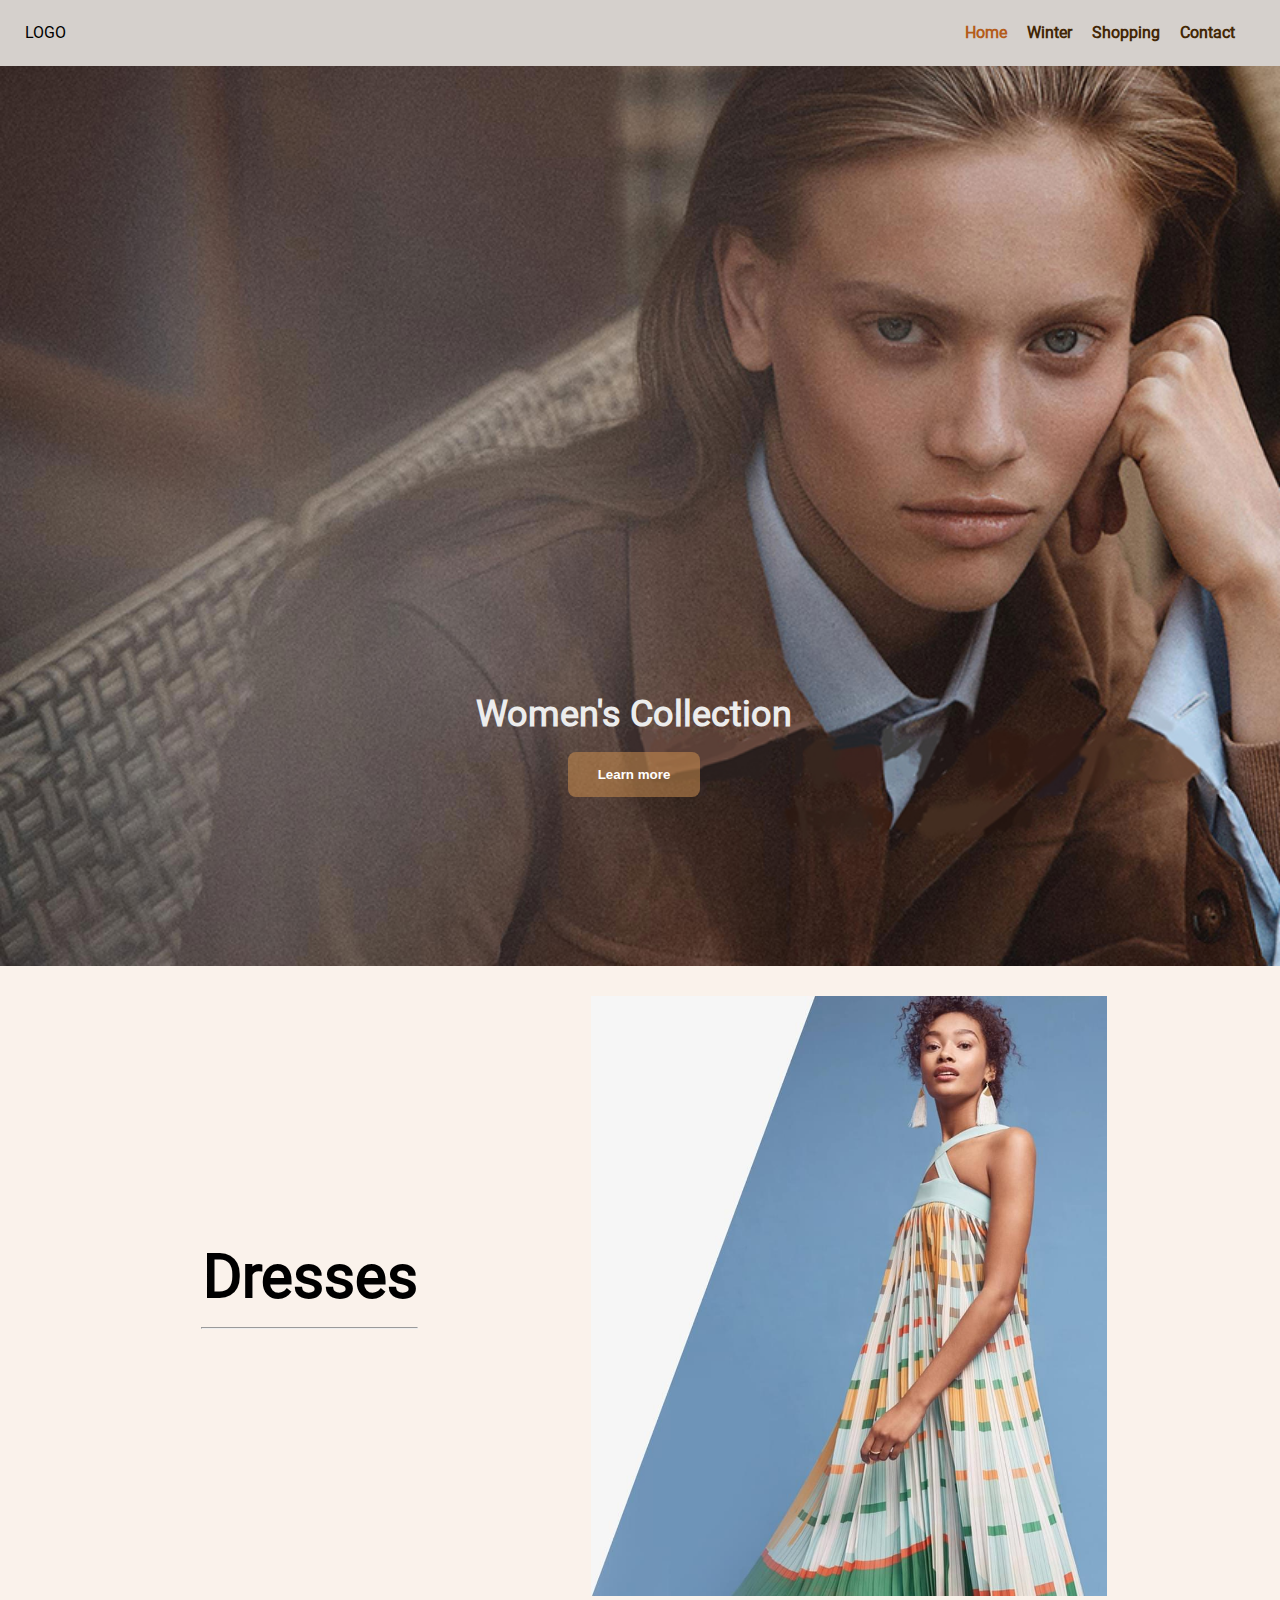
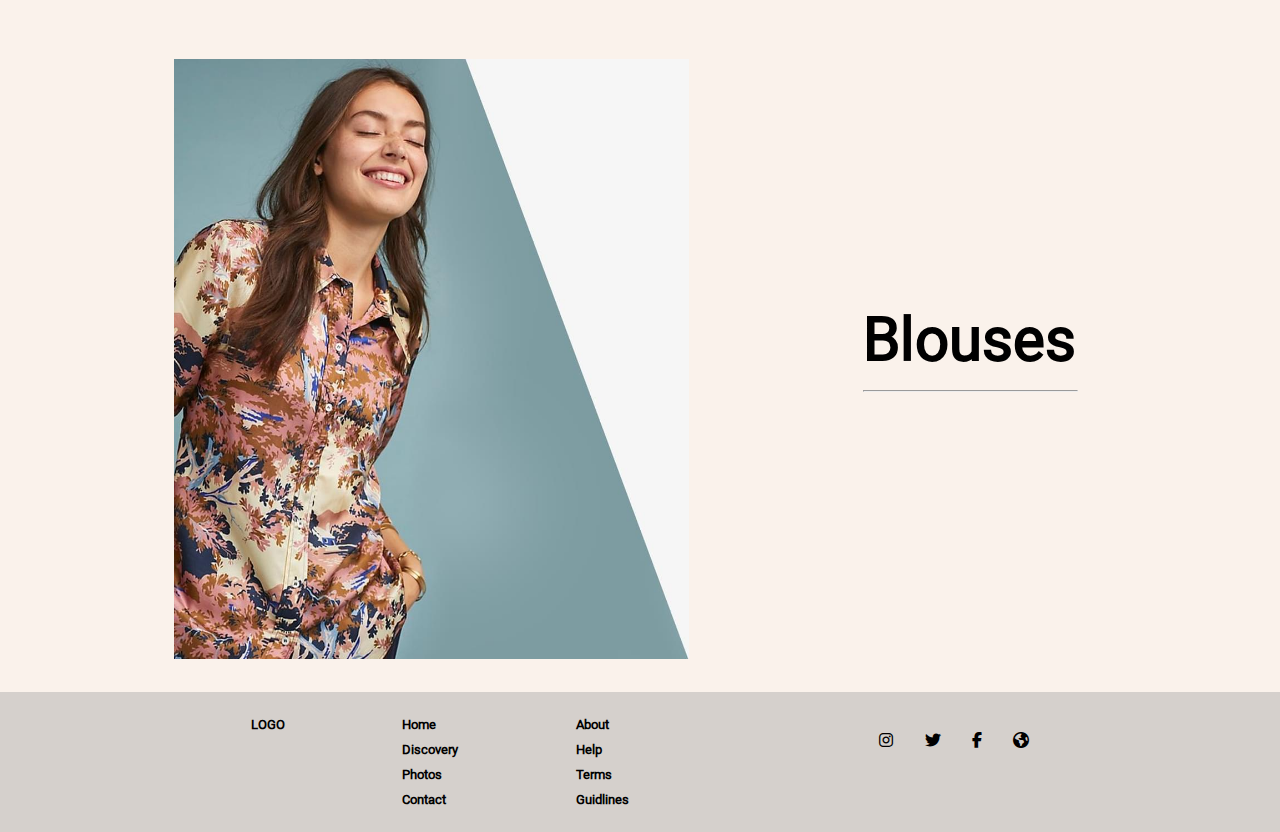
<file: index.html>
<!DOCTYPE html>
<html lang="en">
<head>
    <meta charset="UTF-8">
    <meta http-equiv="X-UA-Compatible" content="IE=edge">
    <meta name="viewport" content="width=device-width, initial-scale=1.0">
    <title>GITA course project</title>
    <meta name="description" content="Project">
    <meta name="keywords" content="HTML, CSS, JavaScript">
    <meta name="author" content="Lia Nodia">
    <meta property="og:url" content="img/Blouses.jpeg"/>
    <meta property="og:type" content="GITA"/>
    <meta property="og:title" content="GITA course project"/>
    <meta property="og:description" content="GITA course project"/>
    <meta property="og:image" content="img/code.png"/>
    <link rel="icon" type="text/css" href="img/portrait.jpeg">
    <link rel="stylesheet" type="text/css" href="css/reset.css">
    <link rel="stylesheet" href="css/fonts.css">
    <link rel="stylesheet" href="css/style.css">
    <link rel="stylesheet" href="css/responsive.css">
    <link rel="stylesheet" href="https://cdnjs.cloudflare.com/ajax/libs/font-awesome/6.1.1/css/all.min.css">
    <script src="https://ajax.googleapis.com/ajax/libs/jquery/3.6.0/jquery.min.js"></script>
</head>
<body>
    <header class="header">
        <div class="burger-bar" id="burger-menu">
            <i class="fa-sharp fa-solid fa-bars"></i>
        </div>
        <div class="header-div">
            <div class="logo-div">
                <a class="logo-text" href="index.html">LOGO</a>
            </div>

            <nav class="nav-block" id="nav-block">
                <ul class="ul-block" id="ul-block">
                    <li class="nav-li"> <a class="nav-a active" href="index.html">Home</a>  </li>
                    <li class="nav-li"> <a class="nav-a"  href="winter.html">Winter</a>  </li>
                    <li class="nav-li"> <a class="nav-a" href="shop.html">Shopping</a>  </li>
                    <li class="nav-li"> <a class="nav-a" href="contact.html">Contact</a>  </li>
                </ul>
            </nav>
        </div>
    </header>
    <section class="page1-section1">
        <div class="theme-img">
            <div class="banner-info">
                <h1 class="banner-title">Women's Collection</h1>
                <button class="banner-button"> <a href="winter.html">Learn more</a></button>
            </div>
        </div>
    </section>
    <section class="page1-section2">
        <div class="fashion-text-div">
            <h2 id="flip-dress" class="dress-heading">Dresses</h2>
            <hr class="dress-line">
            <div class="dress-text-div" id="panel-dress">
                <p class="dress-text">Romantic, trendy, casual or tightly fitted – shop your new favourite dresses here. Our selection of women’s dresses goes from the perfect little black dress to patterned maxidresses – and everything in between.</p>
                <a href="https://www.anthropologie.com/shop/abstraction-maxi-dress?category=trend-bold-colors&cm_mmc=LS-_-affiliates-_-93xLBvPhAeE-_-1&color=&quantity=1&ranEAID=93xLBvPhAeE&ranMID=39789&ranSiteID=93xLBvPhAeE-E_3KzsfDUJua59BrKZD0hg&siteID=93xLBvPhAeE-E_3KzsfDUJua59BrKZD0hg&type=REGULAR&utm_campaign=93xLBvPhAeE&utm_content=1&utm_medium=affiliates&utm_source=LS&utm_term=391008&uid=7413acfc-eee5-449e-8669-a95bc2695b55" target="_blank"><p class="dress-shop">shop now</p></a>
            </div>
        </div>
        <div>
            <img class="dress-img" src="img/Dresses.jpeg" alt="dress.img">
        </div>
    </section>
    <section class="page1-section2">
        <div>
            <img class="dress-img" src="img/Blouses.jpeg" alt="dress.img">
        </div>
        <div class="blouses-text-div">
            <h2 id="flip-blouse" class="dress-heading">Blouses</h2>
            <hr class="dress-line">
            <div class="dress-text-div" id="panel-blouse">
                <p class="dress-text">Make style an everyday affair, with Reliance Trends. Check out the fashionable collection of shirts, tops, & tunics for women. It’s all exclusive and it’s all online.            </p>
                <a href="https://www.anthropologie.com/tops?uid=7413acfc-eee5-449e-8669-a95bc2695b55" target="_blank"><p class="dress-shop">shop now</p></a>
            </div>
        </div>
    </section>
    <footer class="footer-bar">
        <div class="footer-div">
            <div class="footer-text">
                <p>LOGO</p>
                <ul class="footer-ul1">
                    <li>Home</li>
                    <li>Discovery</li>
                    <li>Photos</li>
                    <li>Contact</li>
                </ul>
                <ul class="footer-ul2">
                    <li>About</li>
                    <li>Help</li>
                    <li>Terms</li>
                    <li>Guidlines</li>
                </ul>
            </div>
            <div class="footer-icons-div">
                <i class="fa-brands fa-instagram"></i>
                <i class="fa-brands fa-twitter"></i>
                <i class="fa-brands fa-facebook-f"></i>
                <i class="fa-solid fa-earth-americas"></i>
            </div>
        </div>
    </footer>
    <script src="script.js"></script>
</body>
</html>
</file>
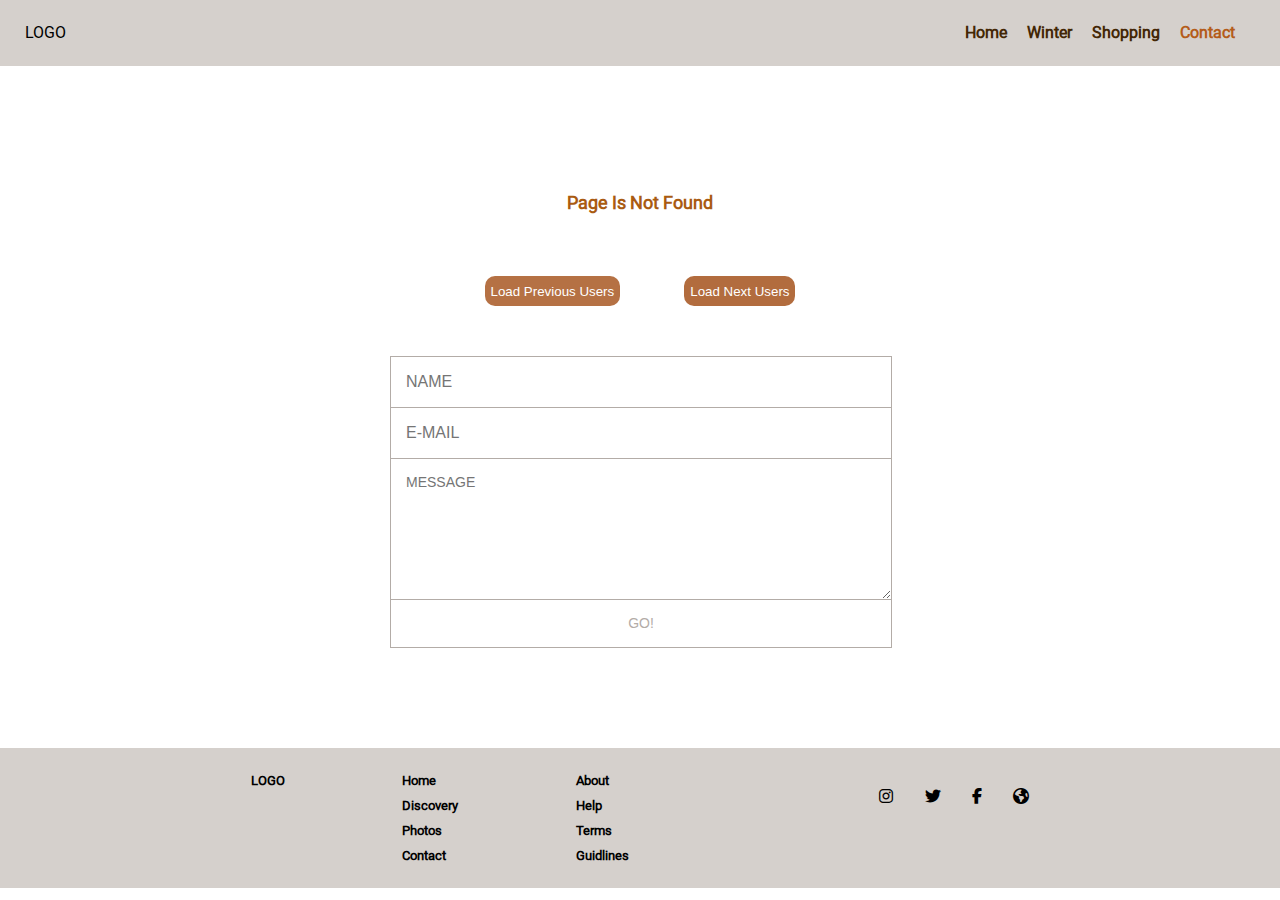
<file: contact.html>
<!DOCTYPE html>
<html lang="en">
<head>
    <meta charset="UTF-8">
    <meta http-equiv="X-UA-Compatible" content="IE=edge">
    <meta name="viewport" content="width=device-width, initial-scale=1.0">
    <title>GITA course project</title>
    <meta name="description" content="Project">
    <meta name="keywords" content="HTML, CSS, JavaScript">
    <meta name="author" content="Lia Nodia">
    <meta property="og:url" content="img/Blouses.jpeg"/>
    <meta property="og:type" content="GITA"/>
    <meta property="og:title" content="GITA course project"/>
    <meta property="og:description" content="GITA course project"/>
    <meta property="og:image" content="img/code.png"/>
    <link rel="icon" type="text/css" href="img/portrait.jpeg">
    <link rel="stylesheet" type="text/css" href="css/reset.css">
    <link rel="stylesheet" href="css/fonts.css">
    <link rel="stylesheet" href="css/style.css">
    <link rel="stylesheet" href="css/responsive.css">
    <link rel="stylesheet" href="https://cdnjs.cloudflare.com/ajax/libs/font-awesome/6.1.1/css/all.min.css">
    <script src="https://ajax.googleapis.com/ajax/libs/jquery/3.6.0/jquery.min.js"></script>
</head>
<body>
    <header class="header">
        <div class="burger-bar" id="burger-menu">
            <i class="fa-sharp fa-solid fa-bars"></i>
        </div>
        <div class="header-div">
            <div class="logo-div">
                <a class="logo-text" href="index.html">LOGO</a>
            </div>

            <nav class="nav-block" id="nav-block">
                <ul class="ul-block" id="ul-block">
                    <li class="nav-li"> <a class="nav-a " href="index.html">Home</a>  </li>
                    <li class="nav-li"> <a class="nav-a "  href="winter.html">Winter</a>  </li>
                    <li class="nav-li"> <a class="nav-a" href="shop.html">Shopping</a>  </li>
                    <li class="nav-li"> <a class="nav-a active" href="contact.html">Contact</a>  </li>
                </ul>
            </nav>
        </div>
    </header>
    <section  class="server-section">
        <div id="user_div" class="user-info">
            <ul id="user_ul">
    
            </ul>
        </div>
        <div class="button-div">
            <button  id="prev"> Load Previous Users </button>
            <button class="button-1" id="next"> Load Next Users </button>
        </div>
    </section>
    <section class="cantact-section">
        <!-- <div class="contact-theme-img">
        </div> -->
        <div class="">
            <form id="form" class="topBefore">
                <input id="name" type="text" placeholder="NAME" required>
                <input id="email" type="text" placeholder="E-MAIL" required>
                <textarea id="message" type="text" placeholder="MESSAGE"></textarea>
                <input id="submit" type="submit" value="GO!"> 
            </form>
        </div>
    </section>
    <footer class="footer-bar">
        <div class="footer-div">
            <div class="footer-text">
                <p>LOGO</p>
                <ul class="footer-ul1">
                    <li>Home</li>
                    <li>Discovery</li>
                    <li>Photos</li>
                    <li>Contact</li>
                </ul>
                <ul class="footer-ul2">
                    <li>About</li>
                    <li>Help</li>
                    <li>Terms</li>
                    <li>Guidlines</li>
                </ul>
            </div>
            <div class="footer-icons-div">
                <i class="fa-brands fa-instagram"></i>
                <i class="fa-brands fa-twitter"></i>
                <i class="fa-brands fa-facebook-f"></i>
                <i class="fa-solid fa-earth-americas"></i>
            </div>
        </div>
    </footer>
    <script src="script.js"></script>
    <script src="server.js"></script>
</body>
</html>
</file>
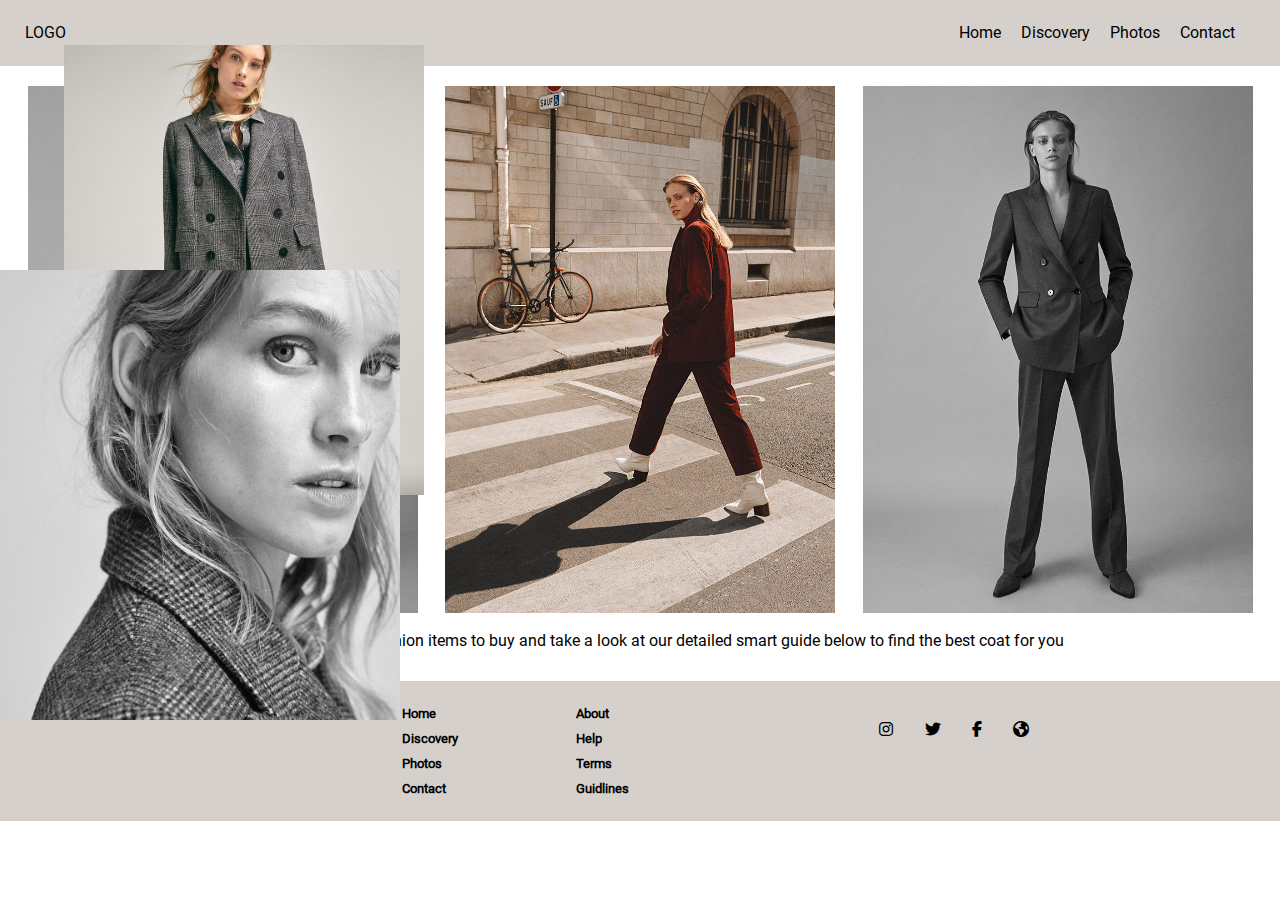
<file: index2.html>
<!DOCTYPE html>
<html lang="en">
<head>
    <meta charset="UTF-8">
    <meta http-equiv="X-UA-Compatible" content="IE=edge">
    <meta name="viewport" content="width=device-width, initial-scale=1.0">
    <title>GITA course project</title>
    <meta name="description" content="Project">
    <meta name="keywords" content="HTML, CSS, JavaScript">
    <meta name="author" content="Lia Nodia">
    <meta property="og:url" content="img/Blouses.jpeg"/>
    <meta property="og:type" content="GITA"/>
    <meta property="og:title" content="GITA course project"/>
    <meta property="og:description" content="GITA course project"/>
    <meta property="og:image" content="img/code.png"/>
    <link rel="icon" type="text/css" href="img/portrait.jpeg">
    <link rel="stylesheet" type="text/css" href="css/reset.css">
    <link rel="stylesheet" href="css/fonts.css">
    <link rel="stylesheet" href="css/style.css">
    <link rel="stylesheet" href="css/responsive.css">
    <link rel="stylesheet" href="https://cdnjs.cloudflare.com/ajax/libs/font-awesome/6.1.1/css/all.min.css">
</head>
<body>
    <header class="header">
        <div class="header-div">
            <div class="logo-div">
                <a class="logo-text" href="index.html">LOGO</a>
            </div>
            <nav class="nav-block">
                <ul class="ul-block">
                    <li class="nav-li"> <a href="index.html"></a> Home </li>
                    <li class="nav-li"> <a href="index2.html"></a> Discovery </li>
                    <li class="nav-li"> <a href="#"></a> Photos </li>
                    <li class="nav-li"> <a href="#"></a> Contact </li>
                </ul>
            </nav>
        </div>
    </header>
    <section class="page2-section1">
        <div class="fashion-div">
            <img class="fashion" src="img/fashion1.jpeg" alt="fashion1-img">
            <img class="fashion" src="img/fashion3.jpeg" alt="fashion3-img">
            <img class="fashion" src="img/fashion2.jpeg" alt="fashion2-img">
        </div>
    </section>
    <section class="page2-section2">
        <div>
            <img class="winter-img" src="img/manto.jpeg" alt="manto-img">
            <p>Look at the gallery to discover the runway looks and fashion items to buy and take a look at our detailed smart guide below to find the best coat for you</p>
            <p>view more</p>
        </div>
        <div>
            <h2>winter is coming and we don’t want to look unprepared</h2>
            <img class="portrait-img" src="img/portrait.jpeg" alt="portrait-img">
        </div>
    </section>
    <section class="page2-section3">
       
    </section>
    <footer class="footer-bar">
        <div class="footer-div">
            <div class="footer-text">
                <p>LOGO</p>
                <ul class="footer-ul1">
                    <li>Home</li>
                    <li>Discovery</li>
                    <li>Photos</li>
                    <li>Contact</li>
                </ul>
                <ul class="footer-ul2">
                    <li>About</li>
                    <li>Help</li>
                    <li>Terms</li>
                    <li>Guidlines</li>
                </ul>
            </div>
            <div class="footer-icons-div">
                <i class="fa-brands fa-instagram"></i>
                <i class="fa-brands fa-twitter"></i>
                <i class="fa-brands fa-facebook-f"></i>
                <i class="fa-solid fa-earth-americas"></i>
            </div>
        </div>
    </footer>
</body>
</html>
</file>
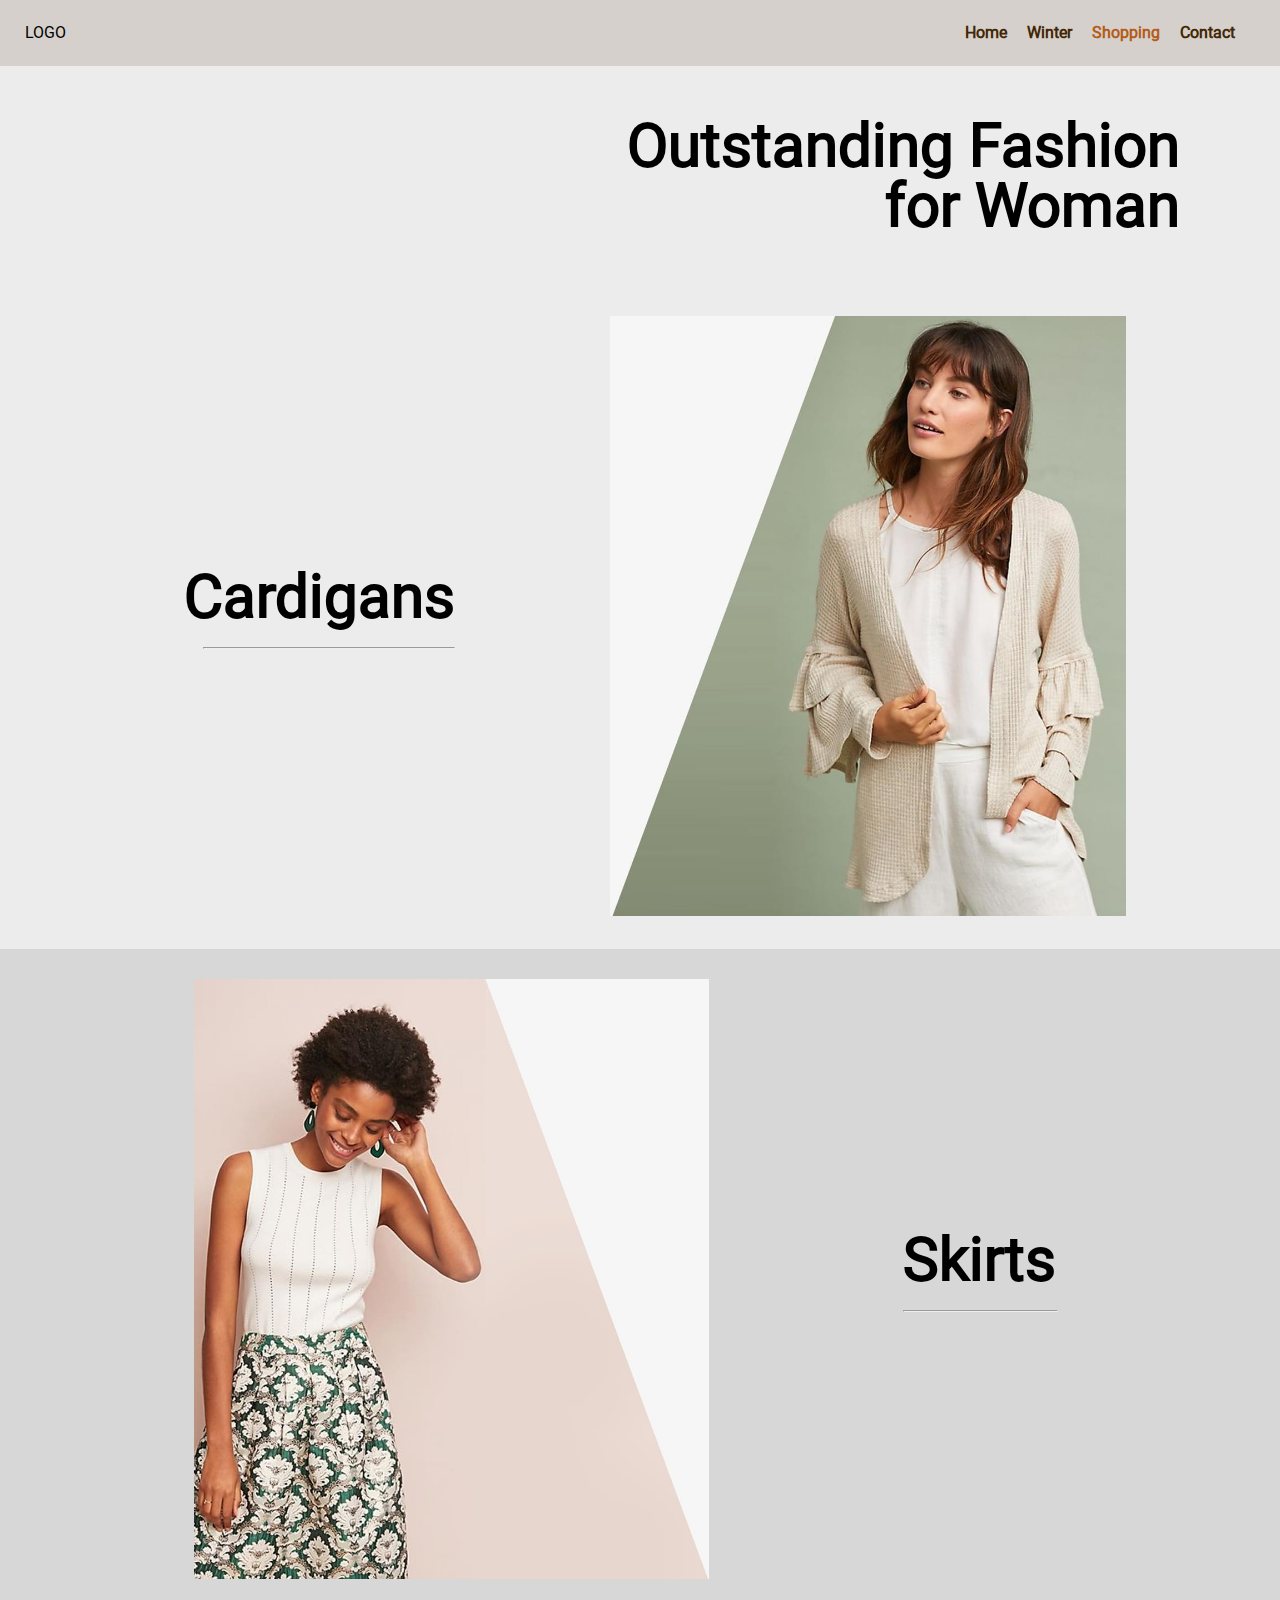
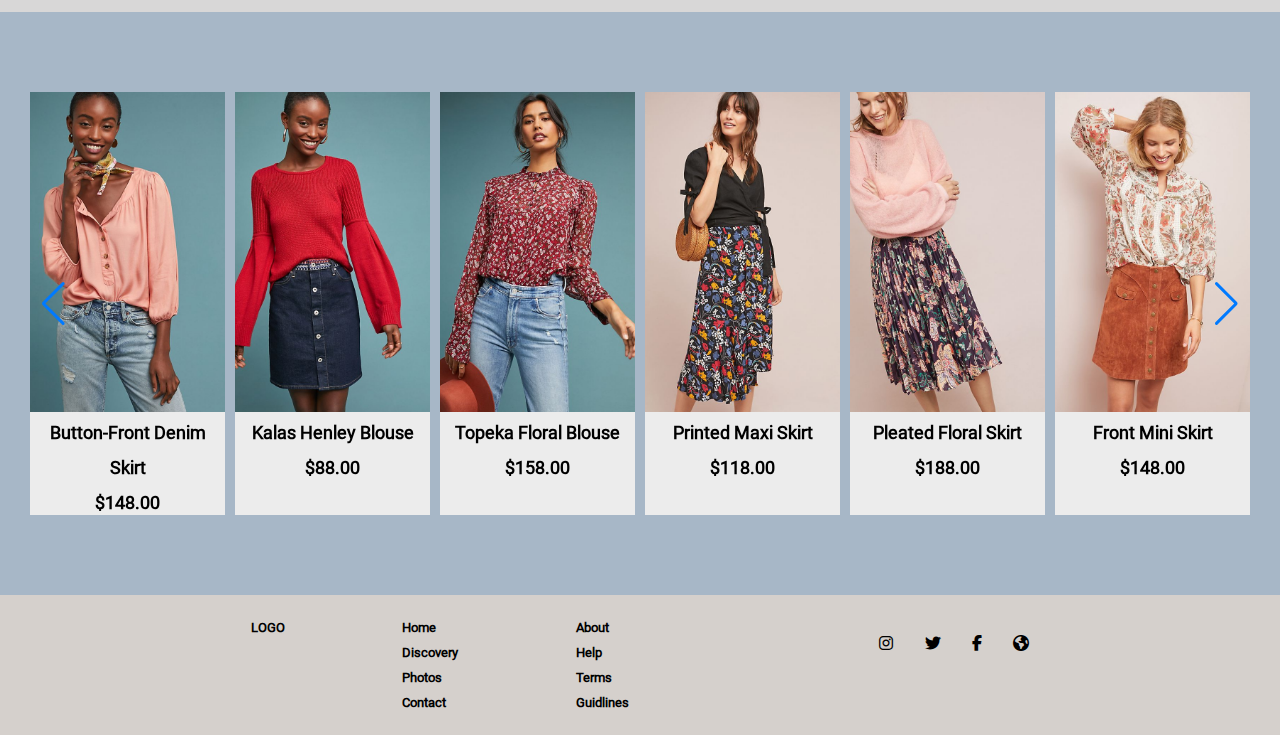
<file: shop.html>
<!DOCTYPE html>
<html lang="en">
<head>
    <meta charset="UTF-8">
    <meta http-equiv="X-UA-Compatible" content="IE=edge">
    <meta name="viewport" content="width=device-width, initial-scale=1.0">
    <title>GITA course project</title>
    <meta name="description" content="Project">
    <meta name="keywords" content="HTML, CSS, JavaScript">
    <meta name="author" content="Lia Nodia">
    <meta property="og:url" content="img/Blouses.jpeg"/>
    <meta property="og:type" content="GITA"/>
    <meta property="og:title" content="GITA course project"/>
    <meta property="og:description" content="GITA course project"/>
    <meta property="og:image" content="img/code.png"/>
    <link rel="icon" type="text/css" href="img/portrait.jpeg">
    <link rel="stylesheet" type="text/css" href="css/reset.css">
    <link rel="stylesheet" href="css/fonts.css">
    <link rel="stylesheet" href="css/style.css">
    <link rel="stylesheet" href="css/responsive.css">
    <link rel="stylesheet" href="https://cdnjs.cloudflare.com/ajax/libs/font-awesome/6.1.1/css/all.min.css">
    <link rel="stylesheet" href="swiper-bundle.min.css">
    <script src="https://ajax.googleapis.com/ajax/libs/jquery/3.6.0/jquery.min.js"></script>
</head>
<body>
    <header class="header">
        <div class="burger-bar" id="burger-menu">
            <i class="fa-sharp fa-solid fa-bars"></i>
        </div>
        <div class="header-div">
            <div class="logo-div">
                <a class="logo-text" href="index.html">LOGO</a>
            </div>

            <nav class="nav-block" id="nav-block">
                <ul class="ul-block" id="ul-block">
                    <li class="nav-li"> <a class="nav-a" href="index.html">Home</a>  </li>
                    <li class="nav-li"> <a class="nav-a"  href="winter.html">Winter</a>  </li>
                    <li class="nav-li"> <a class="nav-a active" href="shop.html">Shopping</a>  </li>
                    <li class="nav-li"> <a class="nav-a" href="contact.html">Contact</a>  </li>
                </ul>
            </nav>
        </div>
    </header>
    <section class="fashion-section-heading"> 
        <p class="fashion-text-heading">Outstanding Fashion for Woman</p>
    </section>
     <section class="shop-section-div">
        <div class="fashion-text-div">
            <h2 id="flip-cardigans" class="dress-heading">Cardigans</h2>
            <hr class="dress-line">
            <div class="dress-text-div" id="panel-cardigans">
                <p class="dress-text">The cardigan returns: How to wear it without looking frumpy. Take cardigans for example, which have become a key outerwear piece this winter and beyond. Perfect for dreary January days when most people want to wear their warmest,
                    most comfortable attire,</p>
                <a href="https://www.anthropologie.com/tops-sweaters?uid=7413acfc-eee5-449e-8669-a95bc2695b55" target="_blank"><p class="dress-shop">shop now</p></a>
            </div>
        </div>
        <div>
            <img class="dress-img" src="img/Cardigans.jpeg" alt="cardigans.img">
        </div>
    </section>
    
    <section class="shop-section-div color">
        <div>
            <img class="dress-img" src="img/Skirts.jpeg" alt="Skirts.img">
        </div>
        <div class="blouses-text-div">
            <h2 id="flip-skirts" class="dress-heading">Skirts</h2>
            <hr class="dress-line">
            <div class="dress-text-div" id="panel-skirts">
                <p class="dress-text"> </p>Choosing materials is not that simple – in such a variety you can lose: leather, dull dense fabric and lurex yarn materials, light chiffon and many more. If the look is made up of black base elements, then the skirt surely has to be very special in a bright shade.
                <a href="hhttps://www.anthropologie.com/skirtss?uid=7413acfc-eee5-449e-8669-a95bc2695b55" target="_blank"><p class="dress-shop">shop now</p></a>
            </div>
        </div>
    </section>
    <section class="shop-section">
        
        <div class="shop-div swiper mySwiper">
            <div class="swiper-wrapper">
                <div class="shop-post swiper-slide">
                    <img class="post-img" src="img/blouse1.jpeg" alt="sect2-img1">
                    <div class="shop-text-div">
                        <h4 class="shop-title">Button-Front Denim Skirt</h4>
                        <p class="shop-price">$148.00</p>
                    </div>
                </div>
                <div class="shop-post swiper-slide">
                    <img class="post-img" src="img/blouse2.jpeg" alt="sect2-img2">
                    <div class="shop-text-div">
                        <h4 class="shop-title">Kalas Henley Blouse</h4>
                        <p class="shop-price">$88.00</p>
                    </div>
                </div>  
                <div class="shop-post swiper-slide">
                    <img class="post-img" src="img/blouse3.jpeg" alt="sect2-img3">
                    <div class="shop-text-div">
                        <h4 class="shop-title">Topeka Floral Blouse</h4>
                        <p class="shop-price">$158.00</p>
                    </div>
                </div>
                <div class="shop-post swiper-slide">
                    <img class="post-img" src="img/skirt1.jpeg" alt="sect2-img3">
                    <div class="shop-text-div">
                        <h4 class="shop-title">Printed Maxi Skirt</h4>
                        <p class="shop-price">$118.00</p>
                    </div>
                </div>
                <div class="shop-post swiper-slide">
                    <img class="post-img" src="img/skirt2.jpeg" alt="sect2-img3">
                    <div class="shop-text-div">
                        <h4 class="shop-title"> Pleated Floral Skirt</h4>
                        <p class="shop-price">$188.00</p>
                    </div>
                </div>
                <div class="shop-post swiper-slide">
                    <img class="post-img" src="img/skirt3.jpeg" alt="sect2-img3">
                    <div class="shop-text-div">
                        <h4 class="shop-title">Front Mini Skirt</h4>
                        <p class="shop-price">$148.00</p>
                    </div>
                </div>
         </div>
         <div class="swiper-button-next"></div>
         <div class="swiper-button-prev"></div>
        </div>   
    </section>


    <footer class="footer-bar">
        <div class="footer-div">
            <div class="footer-text">
                <p>LOGO</p>
                <ul class="footer-ul1">
                    <li>Home</li>
                    <li>Discovery</li>
                    <li>Photos</li>
                    <li>Contact</li>
                </ul>
                <ul class="footer-ul2">
                    <li>About</li>
                    <li>Help</li>
                    <li>Terms</li>
                    <li>Guidlines</li>
                </ul>
            </div>
            <div class="footer-icons-div">
                <i class="fa-brands fa-instagram"></i>
                <i class="fa-brands fa-twitter"></i>
                <i class="fa-brands fa-facebook-f"></i>
                <i class="fa-solid fa-earth-americas"></i>
            </div>
        </div>
    </footer>
    <script src="swiper-bundle.min.js"></script>
    <script src="script.js"></script>
    <script src="swiper.js"></script>
</body>
</html>
</file>
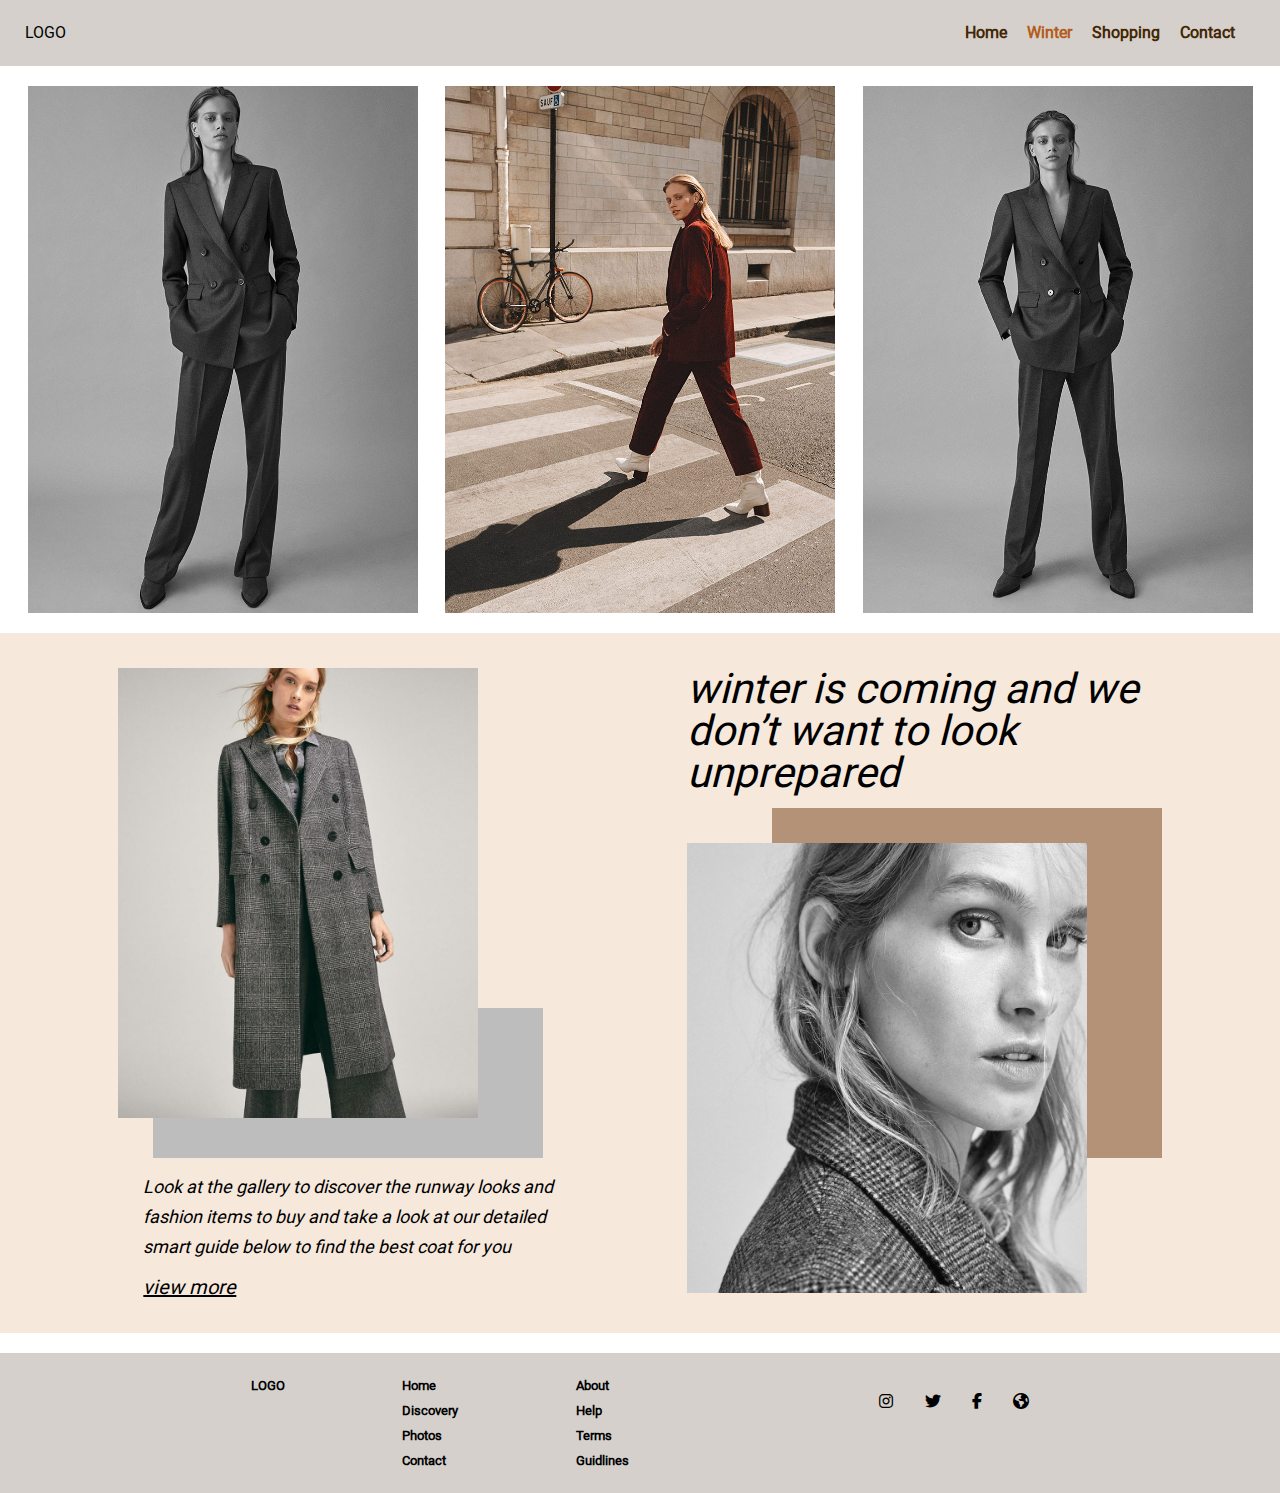
<file: winter.html>
<!DOCTYPE html>
<html lang="en">
<head>
    <meta charset="UTF-8">
    <meta http-equiv="X-UA-Compatible" content="IE=edge">
    <meta name="viewport" content="width=device-width, initial-scale=1.0">
    <title>GITA course project</title>
    <meta name="description" content="Project">
    <meta name="keywords" content="HTML, CSS, JavaScript">
    <meta name="author" content="Lia Nodia">
    <meta property="og:url" content="img/Blouses.jpeg"/>
    <meta property="og:type" content="GITA"/>
    <meta property="og:title" content="GITA course project"/>
    <meta property="og:description" content="GITA course project"/>
    <meta property="og:image" content="img/code.png"/>
    <link rel="icon" type="text/css" href="img/portrait.jpeg">
    <link rel="stylesheet" type="text/css" href="css/reset.css">
    <link rel="stylesheet" href="css/fonts.css">
    <link rel="stylesheet" href="css/style.css">
    <link rel="stylesheet" href="css/responsive.css">
    <link rel="stylesheet" href="https://cdnjs.cloudflare.com/ajax/libs/font-awesome/6.1.1/css/all.min.css">
    <script src="https://ajax.googleapis.com/ajax/libs/jquery/3.6.0/jquery.min.js"></script>
</head>
<body>
    <header class="header">
        <div class="burger-bar" id="burger-menu">
            <i class="fa-sharp fa-solid fa-bars"></i>
        </div>
        <div class="header-div">
            <div class="logo-div">
                <a class="logo-text" href="index.html">LOGO</a>
            </div>

            <nav class="nav-block" id="nav-block">
                <ul class="ul-block" id="ul-block">
                    <li class="nav-li"> <a class="nav-a" href="index.html">Home</a>  </li>
                    <li class="nav-li"> <a class="nav-a active"  href="winter.html">Winter</a>  </li>
                    <li class="nav-li"> <a class="nav-a" href="shop.html">Shopping</a>  </li>
                    <li class="nav-li"> <a class="nav-a" href="contact.html">Contact</a>  </li>
                </ul>
            </nav>
        </div>
    </header>
    <section class="winter-section1">
        <div class="fashion-div">
            <img class="fashion" src="img/fashion1.jpeg" alt="fashion1-img">
            <img class="fashion" src="img/fashion3.jpeg" alt="fashion3-img">
            <img class="fashion" src="img/fashion2.jpeg" alt="fashion2-img">
        </div>
    </section>
    <section class="winter-section2">
        <div class="winter-block">
            <img class="winter-img" src="img/manto.jpeg" alt="manto-img">
            <div class="decor-div"></div>
            <div class="winter-text">
                <p class="">Look at the gallery to discover the runway looks and fashion items to buy and take a look at our detailed smart guide below to find the best coat for you</p>
                <p class="view-more"> <a href="https://www.massimodutti.com/ge/women/editorial/limited-edition-n1675" target="_blank">view more</a></p>
            </div>
        </div>
        <div class="winter-block-two">
            <div class="decor-div-two"></div>
            <h2 class="winter-text-two">winter is coming and we don’t want to look unprepared</h2>
            <img class="portrait-img" src="img/portrait.jpeg" alt="portrait-img">
        </div>
    </section>
    <footer class="footer-bar">
        <div class="footer-div">
            <div class="footer-text">
                <p>LOGO</p>
                <ul class="footer-ul1">
                    <li>Home</li>
                    <li>Discovery</li>
                    <li>Photos</li>
                    <li>Contact</li>
                </ul>
                <ul class="footer-ul2">
                    <li>About</li>
                    <li>Help</li>
                    <li>Terms</li>
                    <li>Guidlines</li>
                </ul>
            </div>
            <div class="footer-icons-div">
                <i class="fa-brands fa-instagram"></i>
                <i class="fa-brands fa-twitter"></i>
                <i class="fa-brands fa-facebook-f"></i>
                <i class="fa-solid fa-earth-americas"></i>
            </div>
        </div>
    </footer>
    <script src="script.js"></script>
</body>
</html>
</file>
<file: css/fonts.css>
@font-face {
    font-family: 'Roboto';
    src: url('../fonts/Roboto-Regular.eot');
    src: url('../fonts/Roboto-Regular.eot?#iefix') format('embedded-opentype'),
        url('../fonts/Roboto-Regular.woff2') format('woff2'),
        url('../fonts/Roboto-Regular.woff') format('woff'),
        url('../fonts/Roboto-Regular.svg#Roboto-Regular') format('svg');
    font-weight: normal;
    font-style: normal;
    font-display: swap;
}
</file>
<file: css/style.css>
html {
    scroll-behavior: smooth;
}
header{
    background-color: #d5d0cc;
}
body{
    font-family: 'Roboto';
}
.header-div{
    background-color: #d5d0cc;
    padding: 25px;
}
.ul-block{
    display: flex;
}
.header-div{
    display: flex;
    justify-content: space-between;
}
.nav-li{
    margin-right: 20px;
    cursor: pointer;
}
.nav-a{
    color: #432705;
    font-weight: 800;
}
.nav-a:hover{
    color: #b45c1a;
}
.active{
    color: #b45c1a;
}
.theme-img{
    background-image:url(../img/theme.jpeg) ;
    width: 100%;
    min-height: 100vh;
    background-repeat: no-repeat;
    background-size: cover;
    position: relative;
}
/* page1 section1 */

.banner-info{
    max-width: 500px;
    width: 100%;
    position: absolute;
    font-size: 36px;
    color: #ececec;
    font-weight: 900;
    text-align: center;
    top: 70%;
    left: 30%;
}
.banner-button{
    margin-top: 20px;
    background-color: #ce8f5087;
    border-color: rgb(234, 228, 217);
    border-width: 2px;
    color: white;
    padding: 15px 30px;
    border-radius: 8px;
    font-weight: 700;
    cursor: pointer;
    border: none;
    transition: 0.5s;
}
.banner-button:hover{
    background-color: #ce8f50cd;;
}

.page1-section2{
    display: flex;
    justify-content: space-evenly;
    align-items: center;
    padding: 30px;
    background-color: #f7eadfa1;
}
.dress-img{
    max-width: 600px;
    width: 100%;
    height: 600px;
    transition: 0.5s;
    object-fit: cover;
    /* transform: scale(0.95); */
    /* cursor: pointer; */
}
.dress-img:hover{
    /* transform: scale(1); */
    box-shadow: 2px 5px 15px rgb(41, 41, 41);
}
.fashion-text-div{
    font-size: 28px;
    text-align: end;
    padding: 30px;
    max-width:500px ;
    display: flex;
    justify-content: flex-end;
    align-items: flex-end;
    flex-direction: column;
}
.dress-heading{
    font-size: 60px;
    font-weight: 800;
    cursor: pointer;
}
.dress-heading:hover {
    color: #b45c1a;
}

.dress-line{
    margin: 20px 0;
    max-width: 250px;
    width: 100%;   
}

#panel-dress,
#panel-blouse,
#panel-cardigans,
#panel-skirts{
    display: none;
}
.dress-text{
    font-size: 24px;

}
.dress-shop{
    line-height: 200px;
    font-size: 22px;
    font-weight: 700;
    text-decoration-line: underline;
    cursor: pointer;
    transition: 0.5s;
}
.dress-shop:hover{
    transform: translateY(-4%);
}
.blouses-text-div{
    font-size: 28px;
    padding: 30px;
    text-align: start;
    max-width: 500px;
    justify-content: flex-start;
    align-items: flex-start;
    flex-direction: column;
}
/* footer */
.footer-bar {
    background-color: #d5d0cc;;
}
.footer-div {
    width: 100%;
    display: flex;
    justify-content: space-evenly;
    padding: 20px 0px 20px 0px;
}
.footer-text {
    max-width: 378px;
    width: 100%;
    display: flex;
    justify-content: space-between;
    color: #000000;
    line-height: 25px;
    font-size: 13px;
    font-weight: 800;
}
.footer-icons-div {
    padding-top: 20px;
    max-width: 150px;
    width: 100%;
    display: flex;
    justify-content: space-between;
    color: #000000;
}

/* 2nd page */

.winter-block{
    max-width: 500px;
    width: 100%;
    height: 700px;
    position: relative;
}
.winter-img{
    position: absolute;
    top: 5%;
    left: 5%;
    height: 450px;
    max-width: 360px;
    width: 100%;
    z-index: 1;
    object-fit: cover;
}
.winter-text{
    position: absolute;
    top: 77%;
    left: 10%;
    z-index: 2;
    font-size: 18px;
    line-height: 30px;
    font-style: italic;
}
.view-more{
    line-height: 50px;
    font-size: 20px;
    text-decoration:underline;
    cursor: pointer;
}
.decor-div{
    position: absolute;
    bottom: 25%;
    right: 10%;
    max-width: 390px;
    width: 100%;
    height: 150px;
    background-color: rgb(189, 189, 189);
}
.fashion{
    max-width: 390px;
    width: 100%;
    transition: 0.5s;
}

.fashion:hover{
    box-shadow:5px 5px 15px rgb(49, 49, 49); 
}

.fashion-div{
    max-width: 1500px;
    width: 100%;
    display: flex;
    justify-content: space-evenly;
    margin-bottom: 20px;
    margin-top: 20px;
}

.winter-section2{
    display: flex;
    justify-content: space-evenly;
    background-color: #f6e4d5d6;
    margin-bottom: 20px;
}
.winter-block-two{
    max-width: 500px;
    width: 100%;
    height: 700px;
    position: relative;
}
.portrait-img{
    position: absolute;
    height: 450px;
    top: 30%;
    left:0;
    max-width: 400px;
    width: 100%;
    z-index: 1;
    object-fit: cover;
}

.winter-text-two{
    position: absolute;
    z-index: 2;
    font-size: 42px;
    font-style: italic;
    top: 5%;
    bottom: 5%;
}
.decor-div-two{
    position: absolute;
    bottom: 25%;
    right: 5%;
    max-width: 390px;
    width: 100%;
    height: 350px;
    background-color: rgba(167, 130, 101, 0.849);
}

/* shop page */
.shop-section-div{
    display: flex;
    justify-content: space-evenly;
    align-items: center;
    padding: 30px;
    background-color: #ececec;
}
.color{
    background-color:#d8d7d7;
    
}
.shop-section{
    background-color: #a7b7c7;
    padding: 30px;
}
.shop-div{
    max-width: 1400px;
    width: 100%;
    display: flex;
    justify-content: space-between;
    margin: 50px 0px;
}
.shop-post{
    max-width: 220px;
    width: 100%;
    background-color: #ececec;
    transition: 0.5s;
    cursor: pointer;
}
.shop-post:hover{
    box-shadow:2px 2px 15px rgb(42, 41, 58);
}
.post-img{
    height: 320px;
    max-width: 220px;
    width: 100%;
    object-fit: cover;
    object-position: center;
}
.shop-text-div{
    font-size: 18px;
    line-height: 35px;
    text-align: center;
    height: 100px;
    font-weight: 800;
}
.fashion-text-heading{
    font-size: 60px;
    font-weight: 900;
    width: 600px;
    text-align: end;
}
.fashion-section-heading{
    display: flex;
    justify-content: end;
    background-color: #ececec;
    padding: 50px 100px;
}
/* contact section */
.contact-theme-img{
    background-image:url(../img/theme2.jpeg) ;
    width: 100%;
    min-height: 100vh;
    background-repeat: no-repeat;
    background-size: cover;
    position: relative;
    /* filter: blur(1px); */
}
  
  /* on hover placeholder */
    
  #form {
    position: relative;
    width: 500px;
    margin: 50px auto 100px auto;
  }
  
  input {
    font-size: 16px;
    width: 470px;
    height: 50px;
    padding: 0px 15px 0px 15px;
    
    background: transparent;
    outline: none;
    color: #726659;
    
    border: solid 1px #b3aca7;
    border-bottom: none;
    
    transition: all 0.3s ease-in-out;
    -webkit-transition: all 0.3s ease-in-out;
    -moz-transition: all 0.3s ease-in-out;
    -ms-transition: all 0.3s ease-in-out;
  }
  
  input:hover {
    background: #b3aca7;
    color: #e2dedb;
  }
  
  textarea {
    width: 470px;
    max-width: 470px;
    height: 110px;
    max-height: 110px;
    padding: 15px;
    
    background: transparent;
    outline: none;
    
    color: #726659;
    font-family: 'Lato', sans-serif;
    font-size: 0.875em;
    
    border: solid 1px #b3aca7;
    
    transition: all 0.3s ease-in-out;
    -webkit-transition: all 0.3s ease-in-out;
    -moz-transition: all 0.3s ease-in-out;
    -ms-transition: all 0.3s ease-in-out;
  }
  
  textarea:hover {
    background: #b3aca7;
    color: #e2dedb;
  }
  
  #submit {
    width: 502px;
    
    padding: 0;
    margin: -5px 0px 0px 0px;
    
    font-family: 'Lato', sans-serif;
    font-size: 0.875em;
    color: #b3aca7;
    
    outline:none;
    cursor: pointer;
    
    border: solid 1px #b3aca7;
    border-top: none;
  }
  
  #submit:hover {
    color: #e2dedb;
  }


  /* server */

  #user_ul{
    margin: 5% auto;
    display: flex;
    flex-wrap: wrap;
    justify-content: space-evenly;
}
.button-div{
    display: flex;
    justify-content: center;
}
.button-1{
    margin-left: 5%;
    border: none;
    background-color: #b26c3e;
    color: #FFFFFF;
    height: 30px;
    border-radius: 10px;
}
#prev{
    border: none;
    background-color: #b57144;
    color: #FFFFFF;
    border-radius:10px;
}
.p-text{
    margin-bottom: 5%;
    color: rgb(169, 91, 18);
    font-weight: 700;
    font-size: large;
    display: flex;
    justify-content: center;
}
.user-img{
    max-width: 150px;
    width: 100%;
    height: 140px;
}
button:hover {
    background-color: #A6ADB4;
  }
#prev:hover {
    background-color: #A6ADB4;
  }

.p-Email{
    color: #57595a;;
}
.user_div{
    margin-top: 50px;
}
.user-img{
    border: 5px solid  #b97727;;
    object-fit: cover;
}
.numbers{
    display: none;
}
/* burger bar */
.burger-bar{
    display: none;
    background-color: #d5d0cc;
    font-size: 25px;
    margin-right: 20px;
    padding: 10px;
}
.swiper-button-next{
    color: #000000;
}
</file>
<file: css/responsive.css>
@media(max-width:900px){
    .dress-img{
        max-width: 400px;
        width: 100%;
        height: 300px;
    }
    .page1-section2,
    .page1-section1{
        flex-direction: column;
    }
    .shop-section-div{
        flex-direction: column;
    }
    .fashion-text-heading{
        font-size: 46px;
    }

    .banner-info{
        top: 60%;
        left: 0%;
        transform: scale(0.7);
    }
    .fashion-div{
        flex-direction: column;
        transform: scale(0.9);
    }
    .fashion{
        margin-top: 20px;
    }
    .winter-section2{
        transform: scale(0.9);
        flex-direction: column;
    }
    .winter-text-two{
        padding: 5px;
    }
    .portrait-img{
        object-position: right;
    }
}

@media(max-width:700px){
    .nav-block{
        display: none;
    }
    .logo-div{
        display: none;
    }
    .burger-bar{
        display: block;
        cursor: pointer;
        display: flex;
        justify-content: flex-end;
    }
    .nav-block.activeNavigation{
        display: block;
    }
    .ul-block{
        flex-direction: column;
        line-height: 50px;
    }
    .header-div{
        justify-content: flex-end;
        align-items:flex-end ;
        background-color: rgb(197, 186, 175);
        padding: 0;
    }
    .shop-div{
        display: none;
    }
}
</file>
